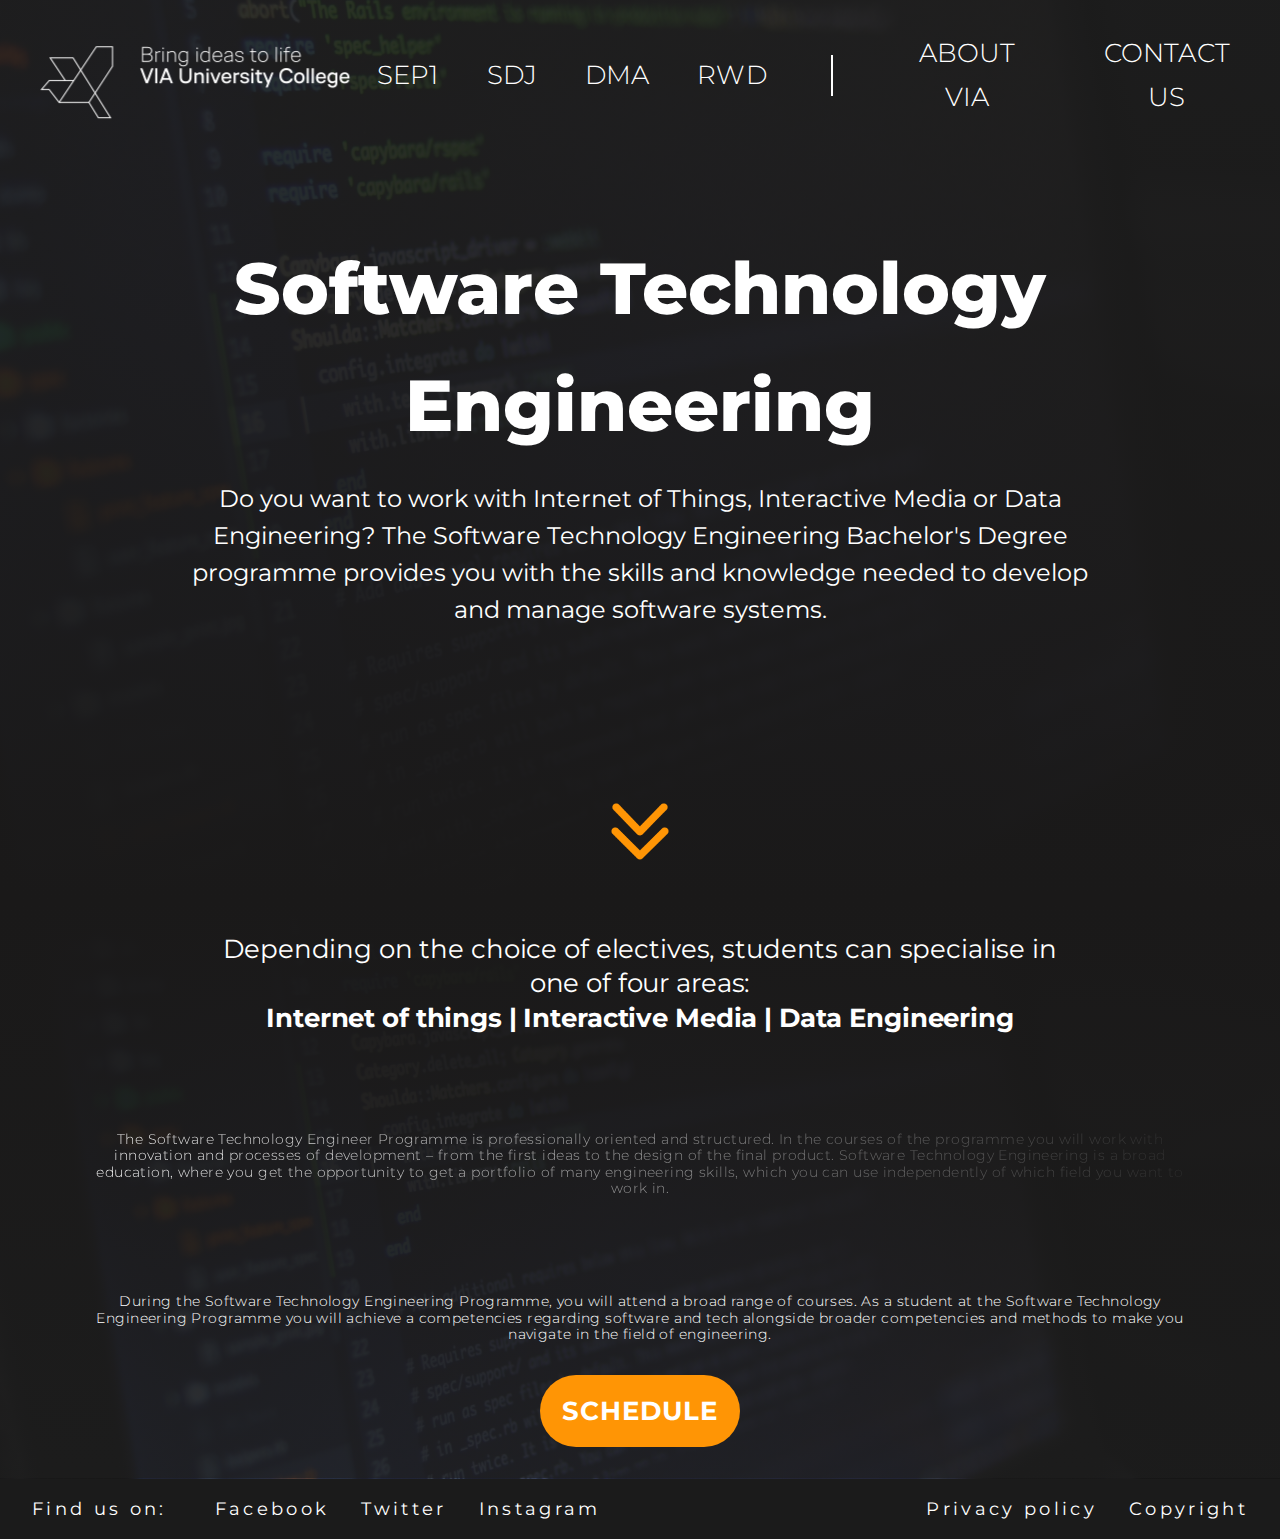
<file: WebSite/index.html>
<!DOCTYPE html>
<html lang="en">
<!--- Made by Darko Goluža(315227) <Index page, Header, Footer> --->

<head>
	<meta charset="UTF-8">
	<meta http-equiv="X-UA-Compatible" content="IE=edge">
	<meta name="viewport" content="width=device-width, initial-scale=1.0">
	<link rel="stylesheet" href="style.css">
	<link href="https://fonts.googleapis.com/css2?family=Montserrat:wght@700&display=swap" rel="stylesheet">
	<title>VIA university college</title>
	<link rel="shortcut icon" type="image/png" href="favicon.ico" />
</head>

<body>
	<section id="section1">
		<header class="landing_header">
			<div class="via_logo_wrap">
				<a href="./index.html"><img src="./ArtWork/via_logo.png" alt="Via university college"
						class="via_logo"></a>
			</div>
			<ul>
				<li><a href="sep.html">SEP1</a></li>
				<li><a href="sdj.html">SDJ</a></li>
				<li><a href="dma.html">DMA</a></li>
				<li><a href="rwd.html">RWD</a></li>
			</ul>
			<div class="line"></div>
			<ul>
				<li><a href="aboutVIA.html">ABOUT VIA</a></li>
				<li><a href="contact.html">CONTACT US</a></li>
			</ul>
		</header>
		<div class="landing_hero">
			<h1>Software Technology Engineering</h1>
			<h4>Do you want to work with Internet of Things, Interactive Media or Data Engineering? The Software
				Technology Engineering Bachelor's Degree programme provides you with the skills and knowledge needed to
				develop and manage software systems. </h4>
		</div>

		<a href="#section2" class="arrow"></a>
	</section>
	<section id="section2">
		<h4>Depending on the choice of electives, students can specialise in one of four areas:<br> <b>Internet of
				things |
				Interactive Media | Data Engineering</b>
		</h4>
		<p class="top_text">The Software Technology Engineer Programme is professionally oriented and structured. In
			the
			courses of the
			programme you will work with innovation and processes of development – from the first ideas to the design of
			the final product. Software Technology Engineering is a broad education, where you get the opportunity to
			get a portfolio of many engineering skills, which you can use independently of which field you want to work
			in. </p>
		<p class="bottom_text">During the Software Technology Engineering Programme, you will attend a broad range of
			courses. As a student
			at the Software Technology Engineering Programme you will achieve a competencies regarding software and tech
			alongside broader competencies and methods to make you navigate in the field of engineering.</p>
		<a href="schedule.html" class="schedule_btn">SCHEDULE</a>
	</section>
	<footer>
		<ul class="footer_links">
			<li>
				<p>Find us on: </p>
			</li>
			<li>
				<a href="https://www.facebook.com/viauniversitycollege" target="_blank">Facebook</a>
			</li>
			<li>
				<a href="https://twitter.com/viauniversity" target="_blank">Twitter</a>
			</li>
			<li>
				<a href="https://www.instagram.com/viauniversitycollege/" target="_blank">Instagram</a>
			</li>
		</ul>
		<ul class="footer_policy">

			<li>
				<a href="https://en.via.dk/about-via/privacy-policy" target="_blank">Privacy policy</a>
			</li>
			<li>
				<a href="#" target="_blank">Copyright</a>
			</li>

		</ul>
	</footer>
</body>

</html>
</file>
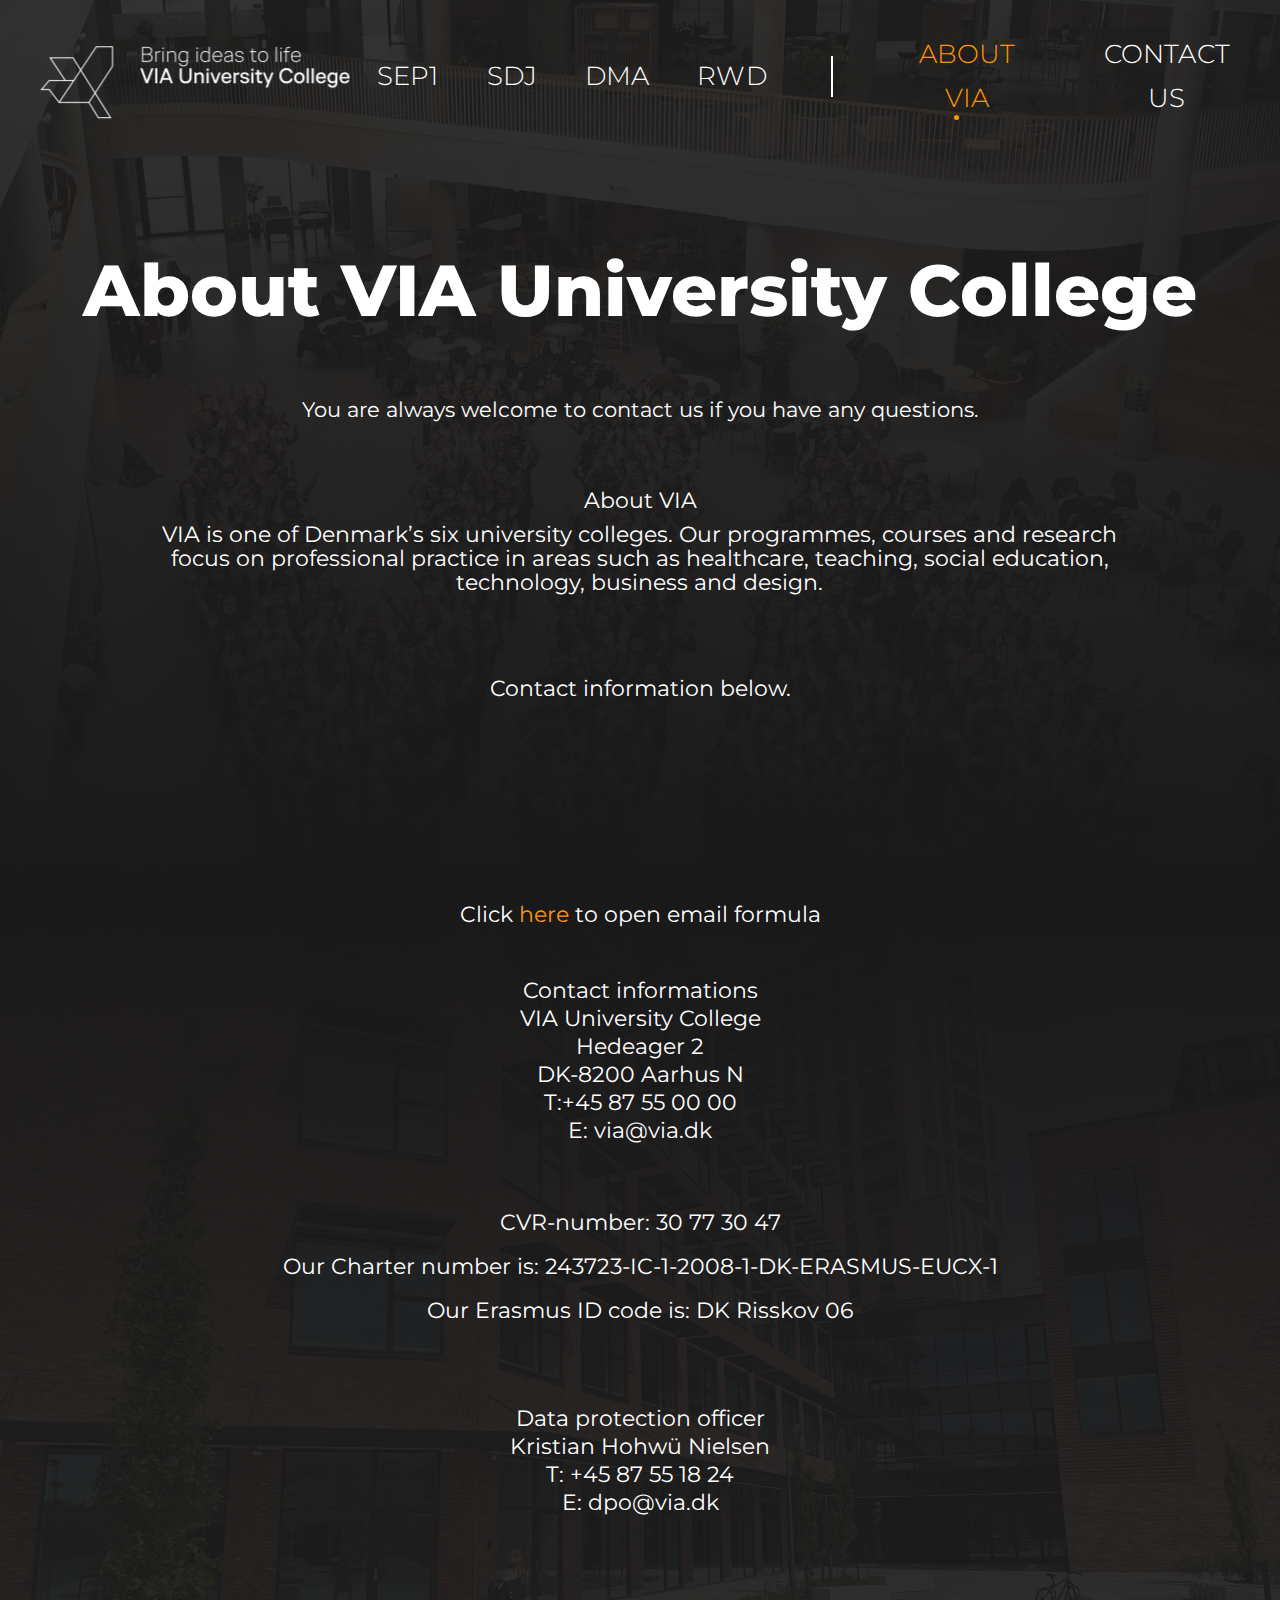
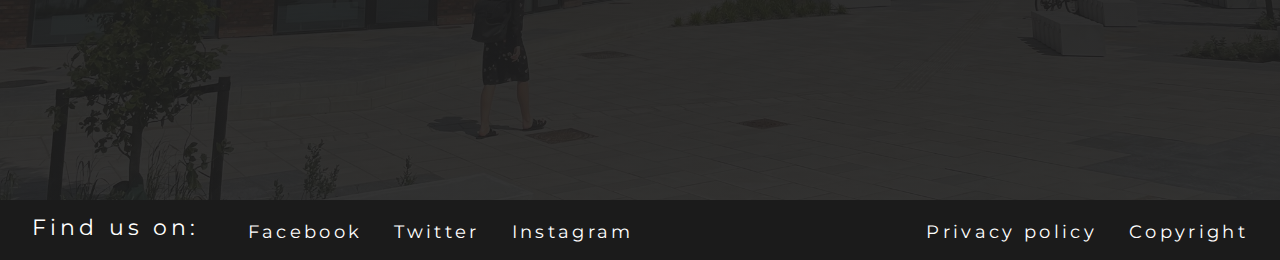
<file: WebSite/aboutVIA.html>
<!DOCTYPE html>
<html lang="en">

<head>
  <meta charset="UTF-8" />
  <meta http-equiv="X-UA-Compatible" content="IE=edge" />
  <meta name="viewport" content="width=device-width, initial-scale=1.0" />
  <link rel="stylesheet" href="style.css" />
  <title>Document</title>
</head>

<body class="My_class">
  <section class="My_section">
    <header class="landing_header">
      <div class="via_logo_wrap">
        <a href="./index.html"><img src="./ArtWork/via_logo.png" alt="Via university college" class="via_logo"></a>
      </div>
      <ul>
        <li><a href="sep.html">SEP1</a></li>
        <li><a href="sdj.html">SDJ</a></li>
        <li><a href="dma.html">DMA</a></li>
        <li><a href="rwd.html">RWD</a></li>
      </ul>
      <div class="line"></div>
      <ul>
        <li><a href="aboutVIA.html" class="selected">ABOUT VIA</a></li>
        <li><a href="contact.html">CONTACT US</a></li>
      </ul>
    </header>
    <main>
      <div class="My_main_container">
        <h1 class="landing_hero">About VIA University College</h1>
        <h2>
          You are always welcome to contact us if you have any questions.
        </h2>

        <div class="about">
          <h3>About VIA</h3>
          <p>
            VIA is one of Denmark’s six university colleges. Our programmes,
            courses and research focus on professional practice in areas such
            as healthcare, teaching, social education, technology, business
            and design.
          </p>
        </div>

        <p class="p2">Contact information below.</p>
      </div>
    </main>
  </section>
  <section class="My_section2">
    <p class="p3">
      Click <a href="mailto:via@via.dk" class="mail">here</a> to open email
      formula
    </p>
    <ul class="contact1">
      <li>Contact informations</li>
      <li>VIA University College</li>
      <li>Hedeager 2</li>
      <li>DK-8200 Aarhus N</li>
      <li>T:+45 87 55 00 00</li>
      <li>E: via@via.dk</li>
    </ul>

    <ul class="official">
      <li>CVR-number: 30 77 30 47</li>
      <li>Our Charter number is: 243723-IC-1-2008-1-DK-ERASMUS-EUCX-1</li>
      <li>Our Erasmus ID code is: DK Risskov 06</li>
    </ul>

    <ul class="contact3">
      <li>Data protection officer</li>
      <li>Kristian Hohwü Nielsen</li>
      <li>T: +45 87 55 18 24</li>
      <li>E: dpo@via.dk</li>
    </ul>
  </section>
  <footer>
    <ul class="footer_links">
      <li>
        <p>Find us on: </p>
      </li>
      <li>
        <a href="https://www.facebook.com/viauniversitycollege" target="_blank">Facebook</a>
      </li>
      <li>
        <a href="https://twitter.com/viauniversity" target="_blank">Twitter</a>
      </li>
      <li>
        <a href="https://www.instagram.com/viauniversitycollege/" target="_blank">Instagram</a>
      </li>
    </ul>
    <ul class="footer_policy">

      <li>
        <a href="https://en.via.dk/about-via/privacy-policy" target="_blank">Privacy policy</a>
      </li>
      <li>
        <a href="#" target="_blank">Copyright</a>
      </li>

    </ul>
  </footer>
</body>

</html>
</file>
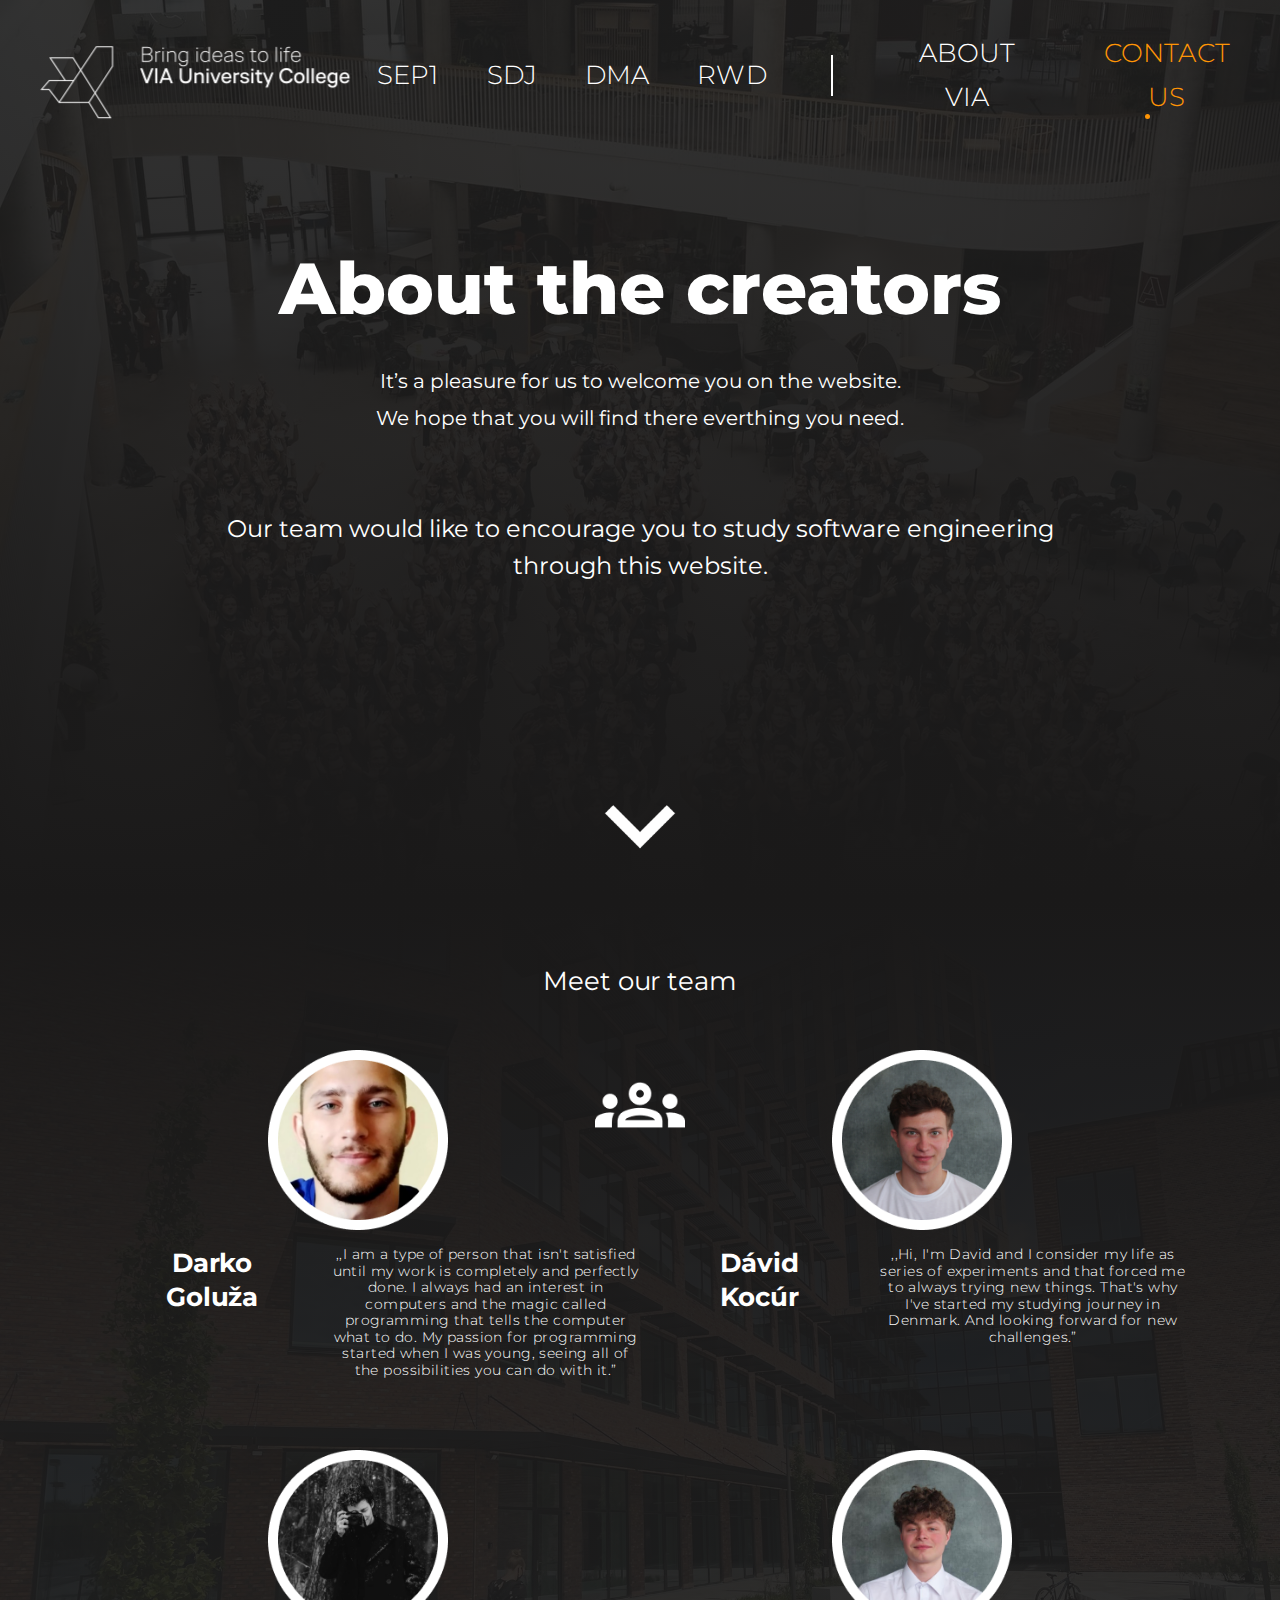
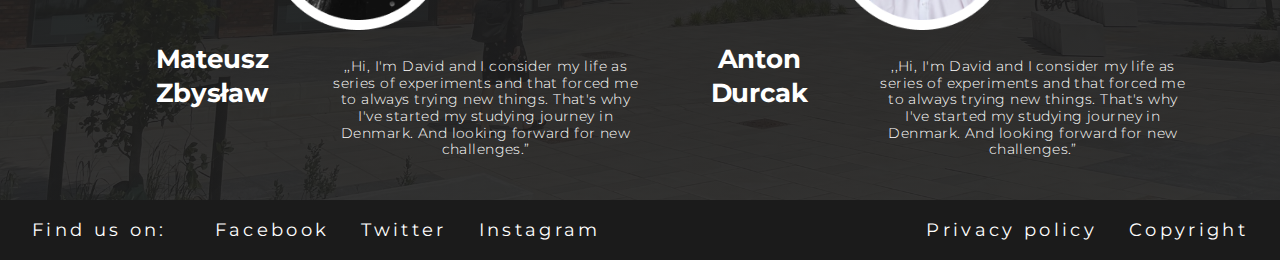
<file: WebSite/contact.html>
<!DOCTYPE html>
<html lang="en">

<head>
	<meta charset="UTF-8">
	<meta http-equiv="X-UA-Compatible" content="IE=edge">
	<meta name="viewport" content="width=device-width, initial-scale=1.0">
	<link rel="stylesheet" href="style.css">
	<title>VIA university college</title>
	<link rel="shortcut icon" type="image/png" href="favicon.ico" />
</head>

<body class="contact">
	<!-- Anton Durcak -->
	<section id="section1">
		<header class="landing_header">
			<div class="via_logo_wrap">
				<a href="./index.html"><img src="./ArtWork/via_logo.png" alt="Via university college"
						class="via_logo"></a>
			</div>
			<ul>
				<li><a href="sep.html">SEP1</a></li>
				<li><a href="sdj.html">SDJ</a></li>
				<li><a href="dma.html">DMA</a></li>
				<li><a href="rwd.html">RWD</a></li>
			</ul>
			<div class="line"></div>
			<ul>
				<li><a href="aboutVIA.html">ABOUT VIA</a></li>
				<li><a href="contact.html" class="selected">CONTACT US</a></li>
			</ul>
		</header>
		<div class="landing_hero">
			<h1>About the creators</h1>

			<h5>It’s a pleasure for us to welcome you on the website. <br>
				We hope that you will find there everthing you need. </h5>
			<br>
			<br>
			<br>
			<h4>
				Our team would like to encourage you to study software engineering through this website.
			</h4>
			<br>
			<br>

			<br>
		</div>

		<a href="#section2" class="arrowwhite"></a>
	</section>
	<section class="padding_top_bottom" id="section2">

		<h4>Meet our team</h4>

		<a class="meetTeam"></a>

		<a class="darkoIMG"></a>
		<a class="darkoWh"></a>

		<a class="mateuszIMG"></a>
		<a class="mateuszWh"></a>

		<a class="davidIMG"></a>
		<a class="davidWh"></a>

		<a class="antonIMG"></a>
		<a class="antonWh"></a>

		<div class="main_creators">
			<div class="first_line_container">
				<h4 class="darko_sm"><b>Darko<br>Goluža</b>
					<a class="darkoTEXT"></a>
				</h4>
				<p class="darko_sm">,,I am a type of person that isn't satisfied until my work is completely and
					perfectly done. I always had an interest in computers and the magic called programming that tells
					the computer what to do. My passion for programming started when I was young, seeing all of the
					possibilities you can do with it.”</p>

				<h4 class="darko_sm"><b>Dávid<br>Kocúr</b>
					<a class="darkoTEXT"></a>
				</h4>
				<p class="darko_sm">,,Hi, I'm David and I consider my life as series of experiments and that forced me
					to always trying new things. That's why I've started my studying journey in Denmark. And looking
					forward for new challenges.”</p>

			</div>

			<div class="second_line_container">
				<h4 class="darko_sm"><b>Mateusz<br>Zbysław</b>
					<a class="darkoTEXT"></a>
				</h4>
				<p class="darko_sm">,,Hi, I'm David and I consider my life as series of experiments and that forced me
					to always trying new things. That's why I've started my studying journey in Denmark. And looking
					forward for new challenges.”</p>

				<h4 class="darko_sm"><b>Anton<br>Durcak</b>
					<a class="darkoTEXT"></a>
				</h4>
				<p class="darko_sm">,,Hi, I'm David and I consider my life as series of experiments and that forced me
					to always trying new things. That's why I've started my studying journey in Denmark. And looking
					forward for new challenges.”</p>
			</div>

		</div>
	</section>
	<footer>
		<ul class="footer_links">
			<li>
				<p>Find us on: </p>
			</li>
			<li>
				<a href="https://www.facebook.com/viauniversitycollege" target="_blank">Facebook</a>
			</li>
			<li>
				<a href="https://twitter.com/viauniversity" target="_blank">Twitter</a>
			</li>
			<li>
				<a href="https://www.instagram.com/viauniversitycollege/" target="_blank">Instagram</a>
			</li>
		</ul>
		<ul class="footer_policy">

			<li>
				<a href="https://en.via.dk/about-via/privacy-policy" target="_blank">Privacy policy</a>
			</li>
			<li>
				<a href="#" target="_blank">Copyright</a>
			</li>

		</ul>
	</footer>
</body>

</html>
</file>
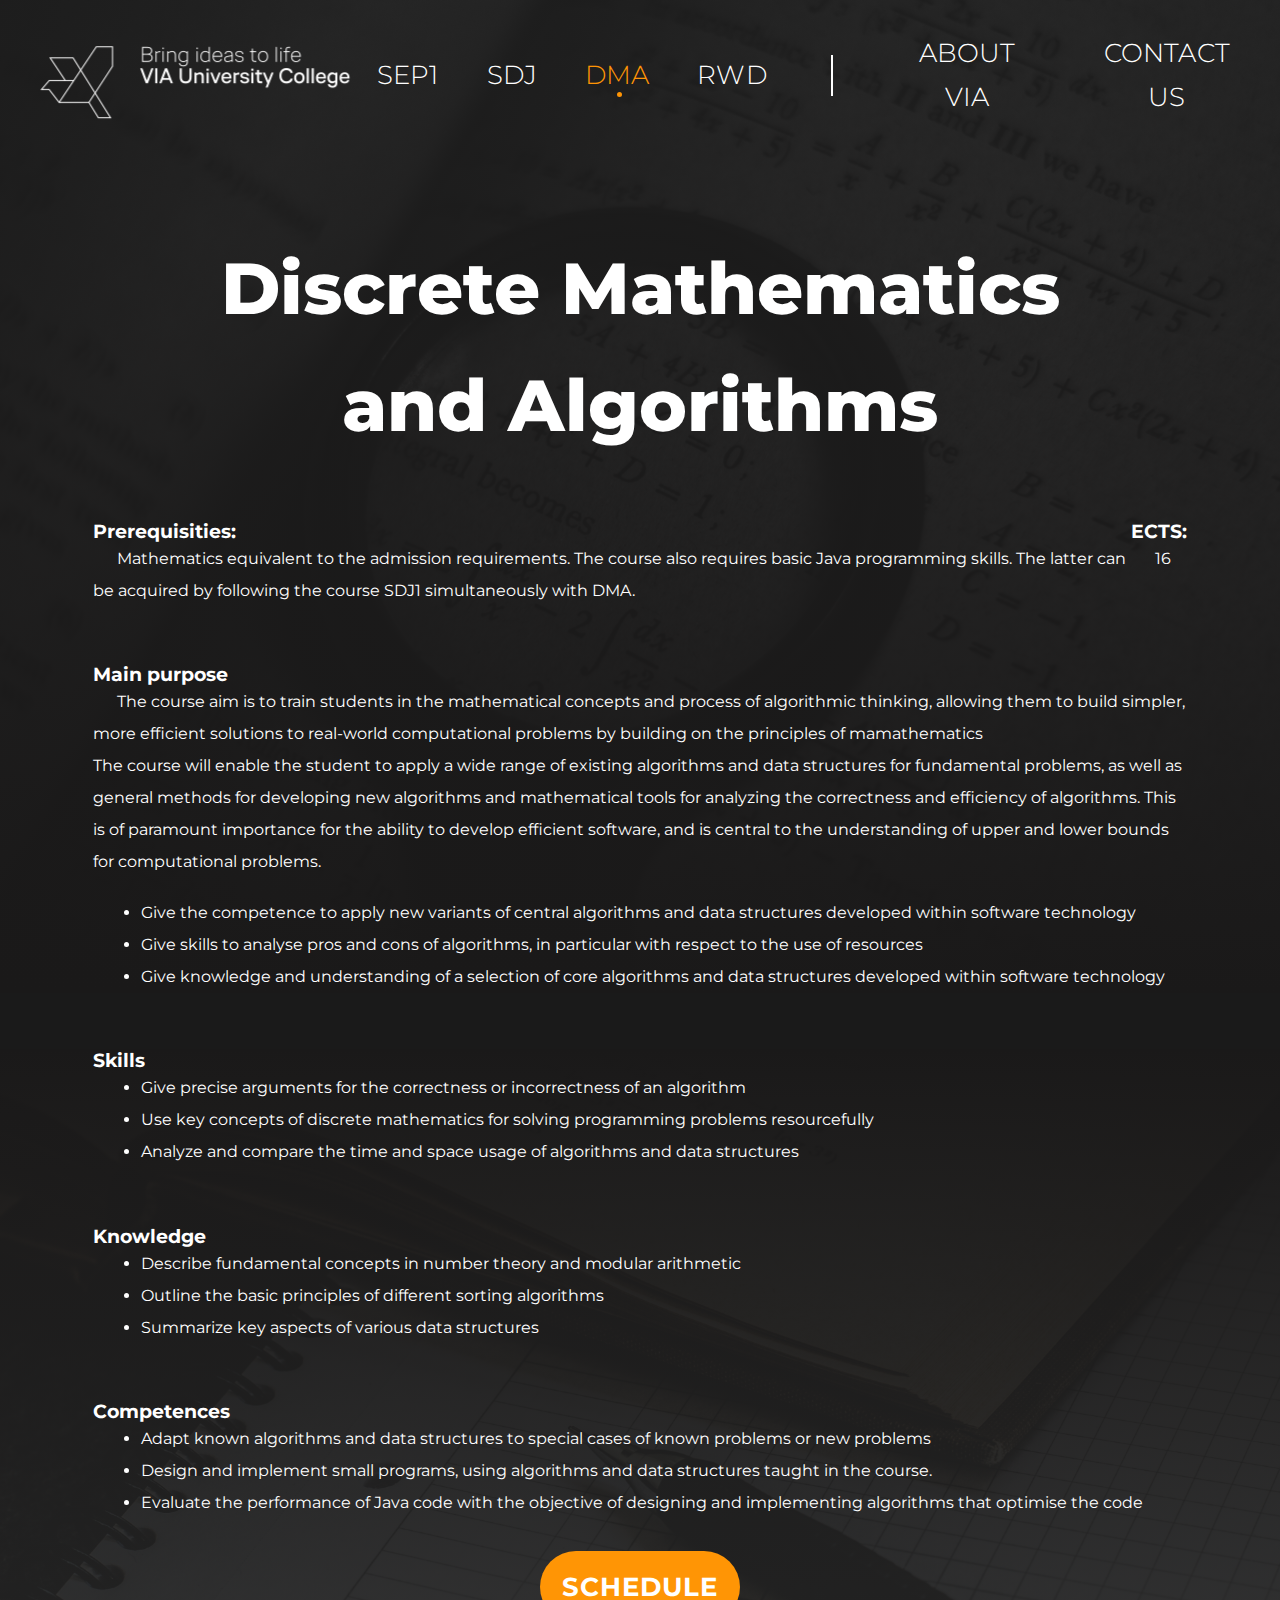
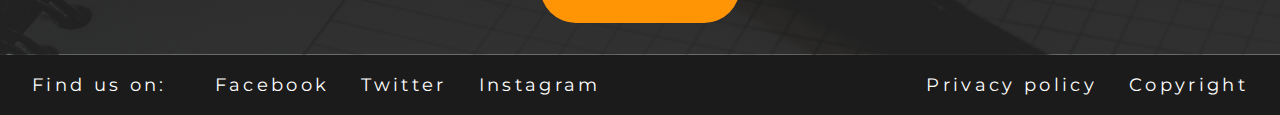
<file: WebSite/dma.html>
<!DOCTYPE html>
<html lang="en">

<head>
  <meta charset="UTF-8">
  <meta http-equiv="X-UA-Compatible" content="IE=edge">
  <meta name="viewport" content="width=device-width, initial-scale=1.0">
  <link rel="stylesheet" href="style.css">
  <title>VIA university college</title>
  <link rel="shortcut icon" type="image/png" href="favicon.ico" />

</head>

<body class="course dma">
  <!-- Anton Durcak -->

  <section id="section1">
    <header class="landing_header">
      <div class="via_logo_wrap">
        <a href="./index.html"><img src="./ArtWork/via_logo.png" alt="Via university college" class="via_logo"></a>
      </div>
      <ul>
        <li><a href="sep.html">SEP1</a></li>
        <li><a href="sdj.html">SDJ</a></li>
        <li><a href="dma.html" class="selected">DMA</a></li>
        <li><a href="rwd.html">RWD</a></li>
      </ul>
      <div class="line"></div>
      <ul>
        <li><a href="aboutVIA.html">ABOUT VIA</a></li>
        <li><a href="contact.html">CONTACT US</a></li>
      </ul>
    </header>

    <div class="landing_hero">
      <h1>Discrete Mathematics <br> and Algorithms</h1>
    </div>

    <div class="main_content">

      <div class="line_container">
        <div>
          <h3 class="title_sm">Prerequisities: </h3>
          <p class="description">
            Mathematics equivalent to the admission requirements. The course also requires basic Java programming
            skills. The latter can be acquired by following the course SDJ1 simultaneously with DMA.
          </p>
        </div>

        <div>
          <h3 class="title_sm">ECTS: </h3>
          <p class="description">16</p>
        </div>

      </div>

      <h3 class="title_sm">Main purpose</h3>
      <p class="description">
        The course aim is to train students in the mathematical concepts and process of algorithmic thinking, allowing
        them to build simpler, more efficient solutions to real-world computational problems by building on the
        principles of mamathematics
        <br>
        The course will enable the student to apply a wide range of existing algorithms and data structures for
        fundamental problems, as well as general methods for developing new algorithms and mathematical tools for
        analyzing the correctness and efficiency of algorithms. This is of paramount importance for the ability to
        develop efficient software, and is central to the understanding of upper and lower bounds for computational
        problems.
      </p>
      <br> <br>
      <ul>
        <li>Give the competence to apply new variants of central algorithms and data structures developed within
          software technology</li>
        <li>Give skills to analyse pros and cons of algorithms, in particular with respect to the use of resources</li>
        <li>Give knowledge and understanding of a selection of core algorithms and data structures developed within
          software technology</li>
      </ul>

    </div>

  </section>

  <section id="section2">
    <div class="main_content">

      <h3 class="title_sm">Skills</h3>
      <div class="line_container">
        <ul>
          <li>Give precise arguments for the correctness or incorrectness of an algorithm</li>
          <li>Use key concepts of discrete mathematics for solving programming problems resourcefully </li>
          <li>Analyze and compare the time and space usage of algorithms and data structures</li>
        </ul>
      </div>

      <h3 class="title_sm">Knowledge</h3>
      <ul class="description">
        <li>Describe fundamental concepts in number theory and modular arithmetic </li>
        <li>Outline the basic principles of different sorting algorithms </li>
        <li>Summarize key aspects of various data structures </li>
      </ul>

      <h3 class="title_sm">Competences</h3>
      <ul class="description">
        <li>Adapt known algorithms and data structures to special cases of known problems or new problems </li>
        <li>Design and implement small programs, using algorithms and data structures taught in the course. </li>
        <li>Evaluate the performance of Java code with the objective of designing and implementing algorithms that
          optimise the code</li>
      </ul>

      <a href="schedule.html" class="schedule_btn">SCHEDULE</a>

    </div>

  </section>


  <footer>
    <ul class="footer_links">
      <li>
        <p>Find us on: </p>
      </li>
      <li>
        <a href="https://www.facebook.com/viauniversitycollege" target="_blank">Facebook</a>
      </li>
      <li>
        <a href="https://twitter.com/viauniversity" target="_blank">Twitter</a>
      </li>
      <li>
        <a href="https://www.instagram.com/viauniversitycollege/" target="_blank">Instagram</a>
      </li>
    </ul>
    <ul class="footer_policy">

      <li>
        <a href="https://en.via.dk/about-via/privacy-policy" target="_blank">Privacy policy</a>
      </li>
      <li>
        <a href="#" target="_blank">Copyright</a>
      </li>

    </ul>
  </footer>

</body>

</html>
</file>
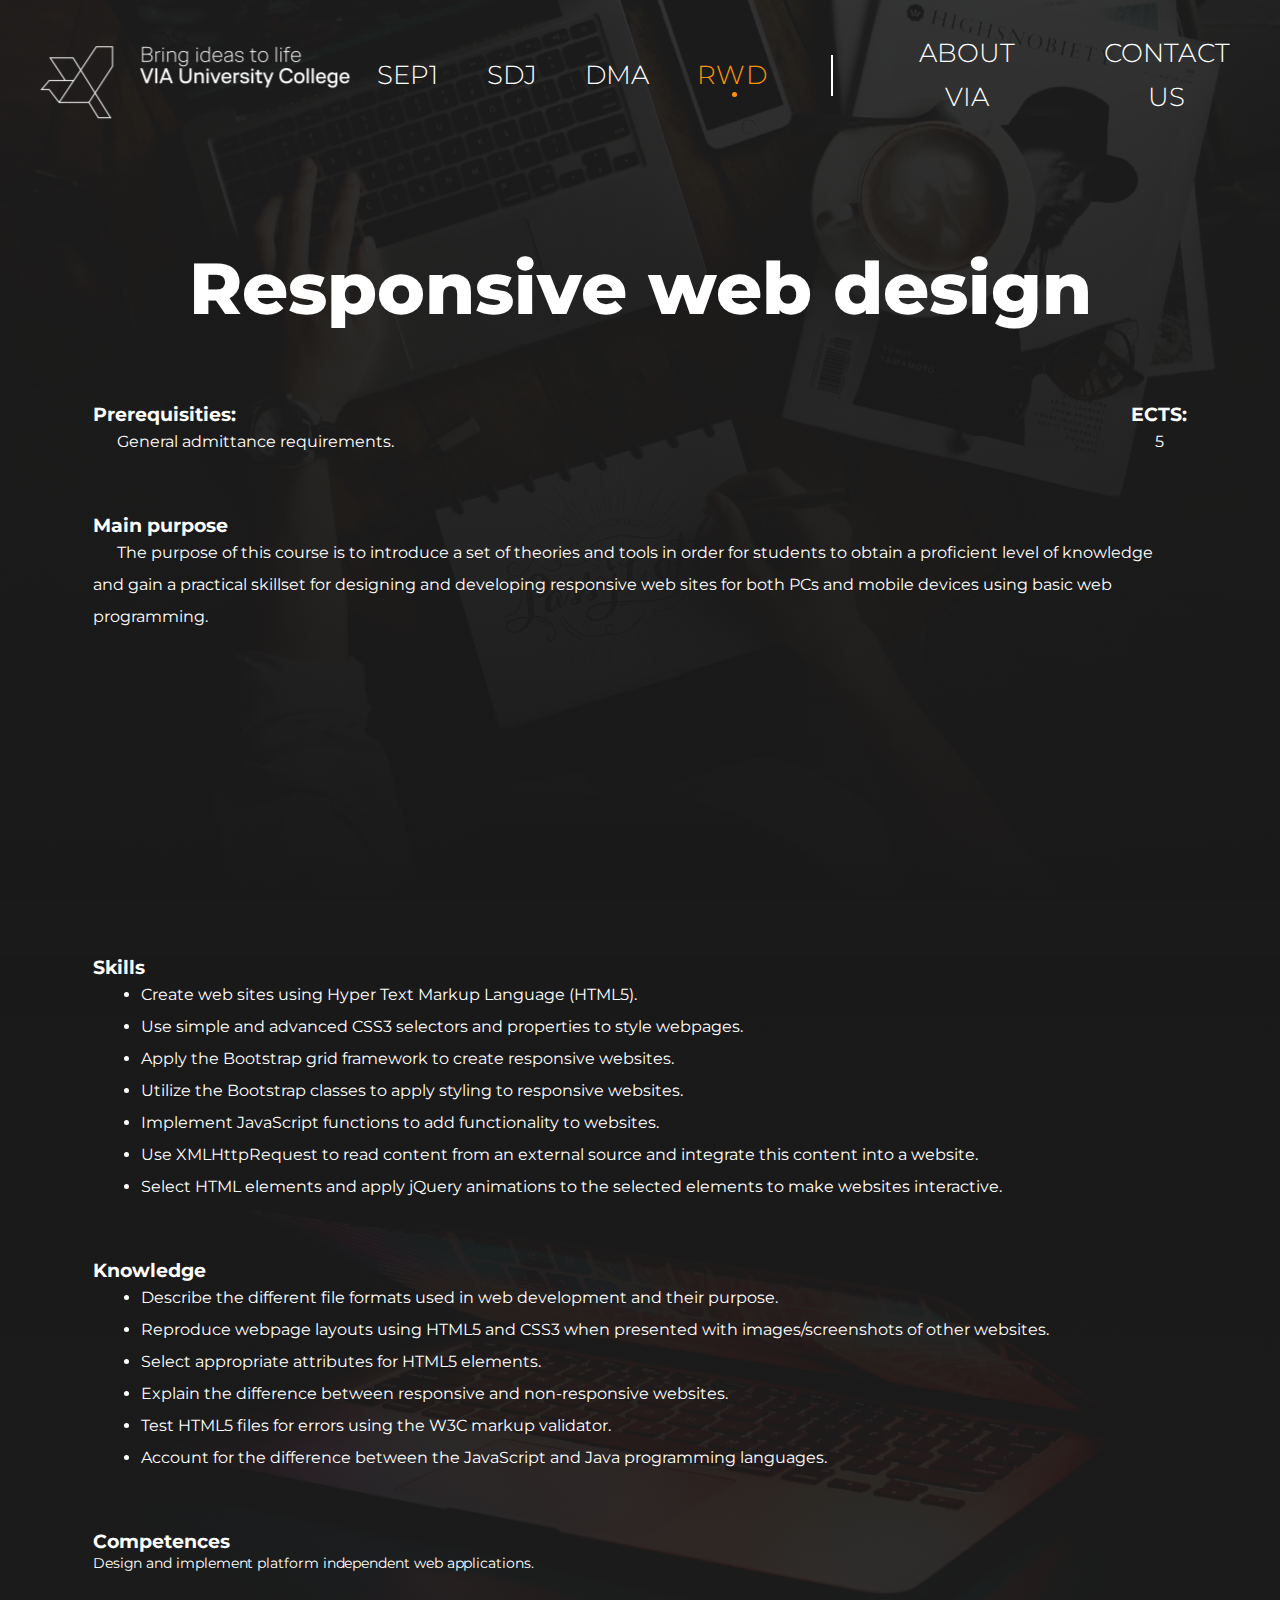
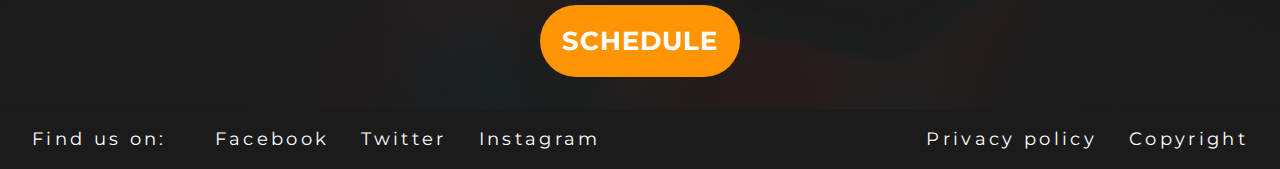
<file: WebSite/rwd.html>
<!DOCTYPE html>
<html lang="en">

<head>
  <meta charset="UTF-8">
  <meta http-equiv="X-UA-Compatible" content="IE=edge">
  <meta name="viewport" content="width=device-width, initial-scale=1.0">
  <link rel="stylesheet" href="style.css">
  <title>VIA university college</title>
  <link rel="shortcut icon" type="image/png" href="favicon.ico" />

</head>

<body class="course rwd">
  <!-- Anton Durcak -->

  <section id="section1">
    <header class="landing_header">
      <div class="via_logo_wrap">
        <a href="./index.html"><img src="./ArtWork/via_logo.png" alt="Via university college" class="via_logo"></a>
      </div>
      <ul>
        <li><a href="sep.html">SEP1</a></li>
        <li><a href="sdj.html">SDJ</a></li>
        <li><a href="dma.html">DMA</a></li>
        <li><a href="rwd.html" class="selected">RWD</a></li>
      </ul>
      <div class="line"></div>
      <ul>
        <li><a href="aboutVIA.html">ABOUT VIA</a></li>
        <li><a href="contact.html">CONTACT US</a></li>
      </ul>
    </header>

    <div class="landing_hero">
      <h1>Responsive web design</h1>
    </div>

    <div class="main_content">

      <div class="line_container">
        <div>
          <h3 class="title_sm">Prerequisities: </h3>
          <p class="description">General admittance requirements.</p>
        </div>

        <div>
          <h3 class="title_sm">ECTS: </h3>
          <p class="description">5</p>
        </div>

      </div>

      <h3 class="title_sm">Main purpose</h3>
      <p class="description">
        The purpose of this course is to introduce a set of theories and tools in order for students to obtain a
        proficient level of knowledge and gain a practical skillset for designing and developing responsive web sites
        for both PCs and mobile devices using basic web programming.
      </p>

    </div>

  </section>

  <section id="section2">
    <div class="main_content">

      <h3 class="title_sm">Skills</h3>
      <div class="line_container">
        <ul>
          <li>Create web sites using Hyper Text Markup Language (HTML5).</li>
          <li>Use simple and advanced CSS3 selectors and properties to style webpages.</li>
          <li>Apply the Bootstrap grid framework to create responsive websites.</li>
          <li>Utilize the Bootstrap classes to apply styling to responsive websites. </li>
          <li>Implement JavaScript functions to add functionality to websites.</li>
          <li>Use XMLHttpRequest to read content from an external source and integrate this content into a website.</li>
          <li>Select HTML elements and apply jQuery animations to the selected elements to make websites interactive.
          </li>
        </ul>
      </div>

      <h3 class="title_sm">Knowledge</h3>
      <ul class="description">
        <li>Describe the different file formats used in web development and their purpose.</li>
        <li>Reproduce webpage layouts using HTML5 and CSS3 when presented with images/screenshots of other
          websites.</li>
        <li>Select appropriate attributes for HTML5 elements.</li>
        <li>Explain the difference between responsive and non-responsive websites.</li>
        <li>Test HTML5 files for errors using the W3C markup validator.</li>
        <li>Account for the difference between the JavaScript and Java programming languages.</li>
      </ul>

      <h3 class="title_sm">Competences</h3>
      <p class="description">
        Design and implement platform independent web applications.
      </p>

      <a href="schedule.html" class="schedule_btn">SCHEDULE</a>

    </div>
  </section>

  <footer>
    <ul class="footer_links">
      <li>
        <p>Find us on: </p>
      </li>
      <li>
        <a href="https://www.facebook.com/viauniversitycollege" target="_blank">Facebook</a>
      </li>
      <li>
        <a href="https://twitter.com/viauniversity" target="_blank">Twitter</a>
      </li>
      <li>
        <a href="https://www.instagram.com/viauniversitycollege/" target="_blank">Instagram</a>
      </li>
    </ul>
    <ul class="footer_policy">

      <li>
        <a href="https://en.via.dk/about-via/privacy-policy" target="_blank">Privacy policy</a>
      </li>
      <li>
        <a href="#" target="_blank">Copyright</a>
      </li>

    </ul>
  </footer>

</body>

</html>
</file>
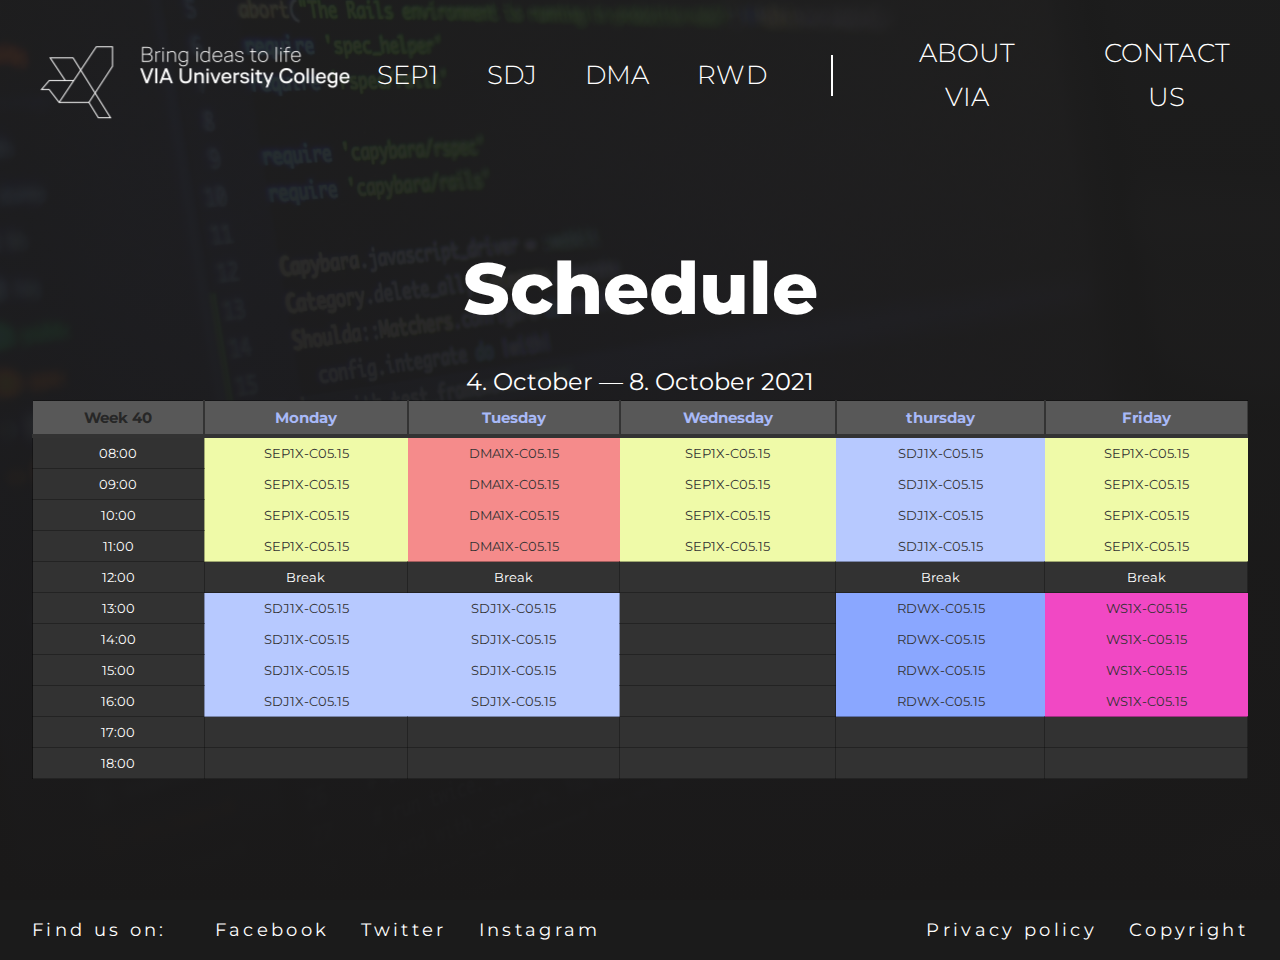
<file: WebSite/schedule.html>
<!DOCTYPE html>
<html lang="en">
<!--- Made by Darko Goluža(315227) <Schedule page, Schedule table> --->

<head>
	<meta charset="UTF-8">
	<meta http-equiv="X-UA-Compatible" content="IE=edge">
	<meta name="viewport" content="width=device-width, initial-scale=1.0">
	<link rel="stylesheet" href="style.css">
	<title>VIA university college</title>
	<link rel="shortcut icon" type="image/png" href="favicon.ico" />

</head>

<body>
	<section class="paddingBottom" id="section1">
		<header class="landing_header">
			<div class="via_logo_wrap">
				<a href="./index.html"><img src="./ArtWork/via_logo.png" alt="Via university college"
						class="via_logo"></a>
			</div>
			<ul>
				<li><a href="sep.html">SEP1</a></li>
				<li><a href="sdj.html">SDJ</a></li>
				<li><a href="dma.html">DMA</a></li>
				<li><a href="rwd.html">RWD</a></li>
			</ul>
			<div class="line"></div>
			<ul>
				<li><a href="aboutVIA.html">ABOUT VIA</a></li>
				<li><a href="contact.html">CONTACT US</a></li>
			</ul>
		</header>
		<div class="landing_hero">
			<h1>Schedule</h1>
			<h4>4. October — 8. October 2021</h4>
		</div>

		<table class="greyGridTable">
			<thead>
				<tr>
					<th class="week">Week 40</th>
					<th>Monday</th>
					<th>Tuesday</th>
					<th>Wednesday</th>
					<th>thursday</th>
					<th>Friday</th>
				</tr>
			</thead>
			<tbody>
				<tr>
					<td>08:00</td>
					<td class="sep">SEP1X-C05.15</td>
					<td class="dma">DMA1X-C05.15</td>
					<td class="sep">SEP1X-C05.15</td>
					<td class="sdj">SDJ1X-C05.15</td>
					<td class="sep">SEP1X-C05.15</td>
				</tr>
				<tr>
					<td>09:00</td>
					<td class="sep">SEP1X-C05.15</td>
					<td class="dma">DMA1X-C05.15</td>
					<td class="sep">SEP1X-C05.15</td>
					<td class="sdj">SDJ1X-C05.15</td>
					<td class="sep">SEP1X-C05.15</td>
				</tr>
				<tr>
					<td>10:00</td>
					<td class="sep">SEP1X-C05.15</td>
					<td class="dma">DMA1X-C05.15</td>
					<td class="sep">SEP1X-C05.15</td>
					<td class="sdj">SDJ1X-C05.15</td>
					<td class="sep">SEP1X-C05.15</td>
				</tr>
				<tr>
					<td>11:00</td>
					<td class="sep">SEP1X-C05.15</td>
					<td class="dma">DMA1X-C05.15</td>
					<td class="sep">SEP1X-C05.15</td>
					<td class="sdj">SDJ1X-C05.15</td>
					<td class="sep">SEP1X-C05.15</td>
				</tr>
				<tr>
					<td>12:00</td>
					<td>Break</td>
					<td>Break</td>
					<td></td>
					<td>Break</td>
					<td>Break</td>
				</tr>
				<tr>
					<td>13:00</td>
					<td class="sdj">SDJ1X-C05.15</td>
					<td class="sdj">SDJ1X-C05.15</td>
					<td></td>
					<td class="rdw">RDWX-C05.15</td>
					<td class="ws">WS1X-C05.15</td>
				</tr>
				<tr>
					<td>14:00</td>
					<td class="sdj">SDJ1X-C05.15</td>
					<td class="sdj">SDJ1X-C05.15</td>
					<td></td>
					<td class="rdw">RDWX-C05.15</td>
					<td class="ws">WS1X-C05.15</td>
				</tr>
				<tr>
					<td>15:00</td>
					<td class="sdj">SDJ1X-C05.15</td>
					<td class="sdj">SDJ1X-C05.15</td>
					<td></td>
					<td class="rdw">RDWX-C05.15</td>
					<td class="ws">WS1X-C05.15</td>
				</tr>
				<tr>
					<td>16:00</td>
					<td class="sdj">SDJ1X-C05.15</td>
					<td class="sdj">SDJ1X-C05.15</td>
					<td></td>
					<td class="rdw">RDWX-C05.15</td>
					<td class="ws">WS1X-C05.15</td>
				</tr>
				<tr>
					<td>17:00</td>
					<td></td>
					<td></td>
					<td></td>
					<td></td>
					<td></td>
				</tr>
				<tr>
					<td>18:00</td>
					<td></td>
					<td></td>
					<td></td>
					<td></td>
					<td></td>
				</tr>

			</tbody>
		</table>

	</section>


	<footer>
		<ul class="footer_links">
			<li>
				<p>Find us on: </p>
			</li>
			<li>
				<a href="https://www.facebook.com/viauniversitycollege" target="_blank">Facebook</a>
			</li>
			<li>
				<a href="https://twitter.com/viauniversity" target="_blank">Twitter</a>
			</li>
			<li>
				<a href="https://www.instagram.com/viauniversitycollege/" target="_blank">Instagram</a>
			</li>
		</ul>
		<ul class="footer_policy">

			<li>
				<a href="https://en.via.dk/about-via/privacy-policy" target="_blank">Privacy policy</a>
			</li>
			<li>
				<a href="#" target="_blank">Copyright</a>
			</li>

		</ul>
	</footer>
</body>

</html>
</file>
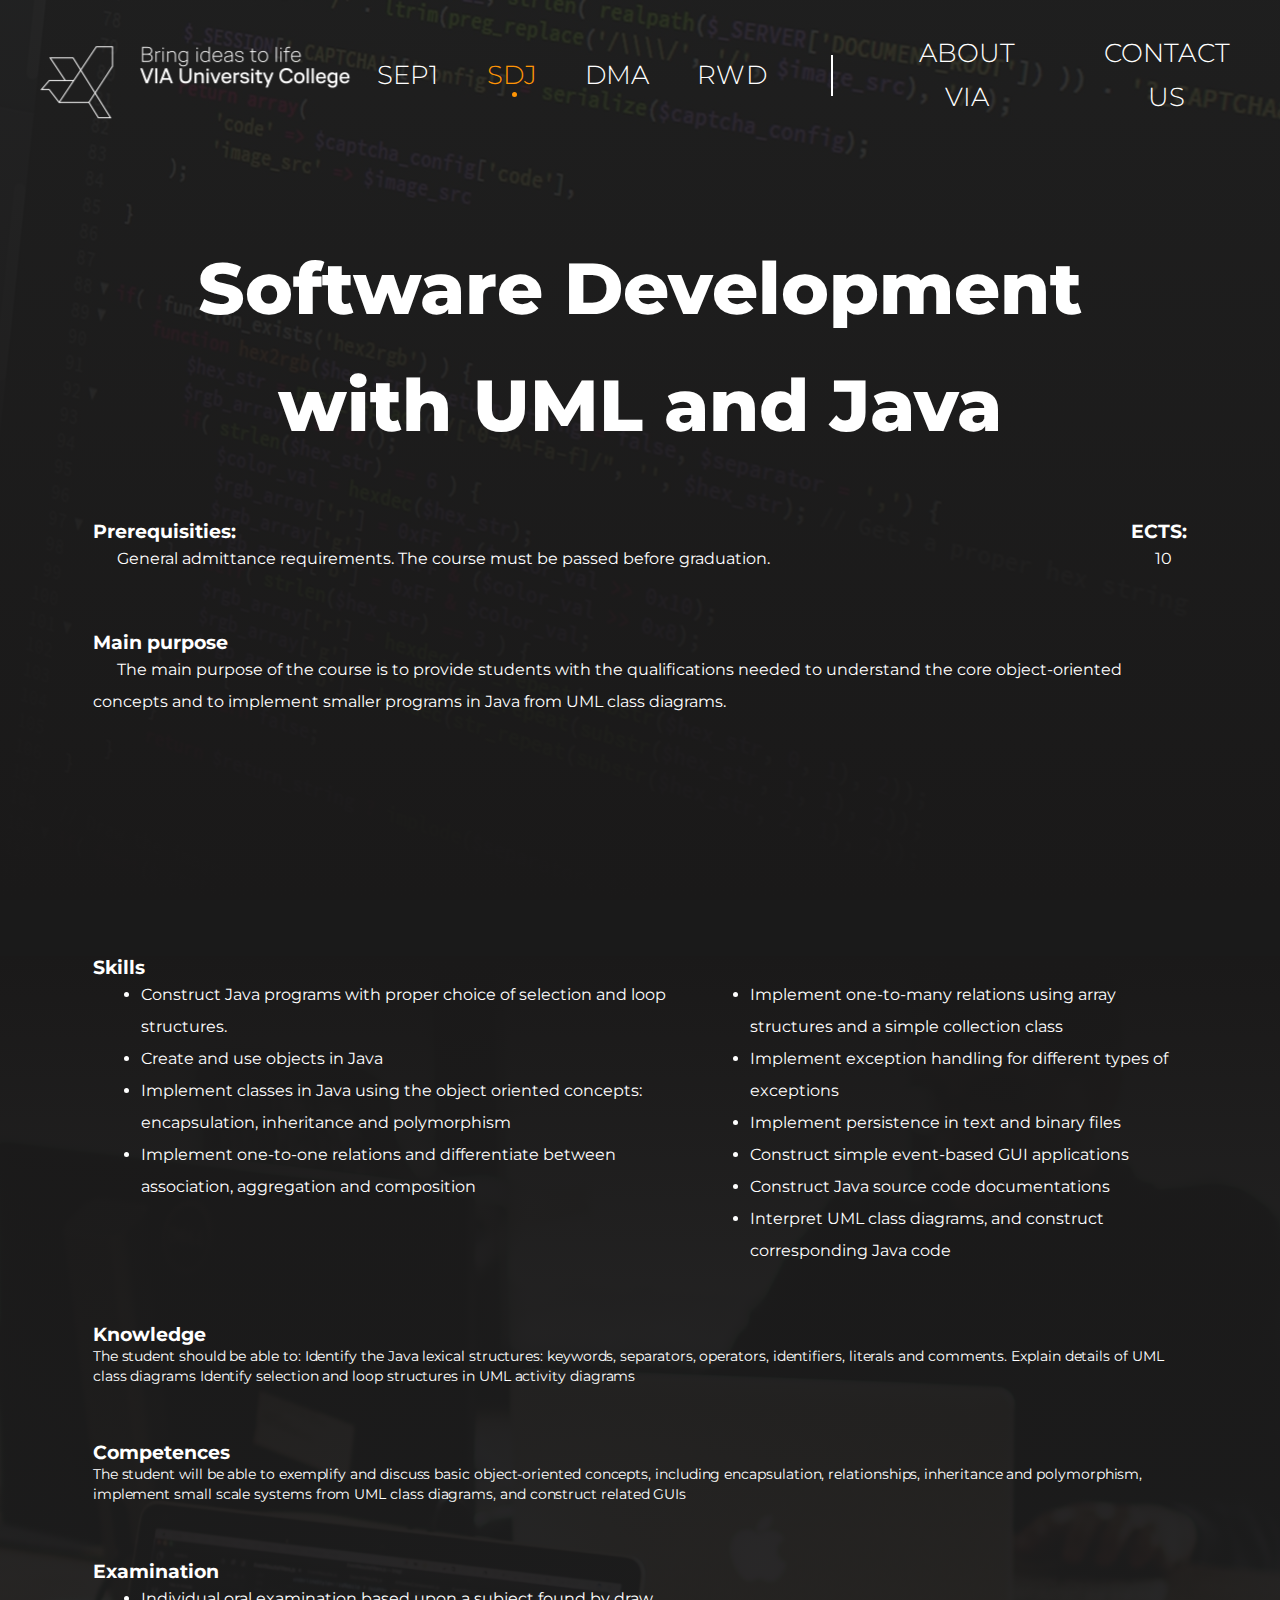
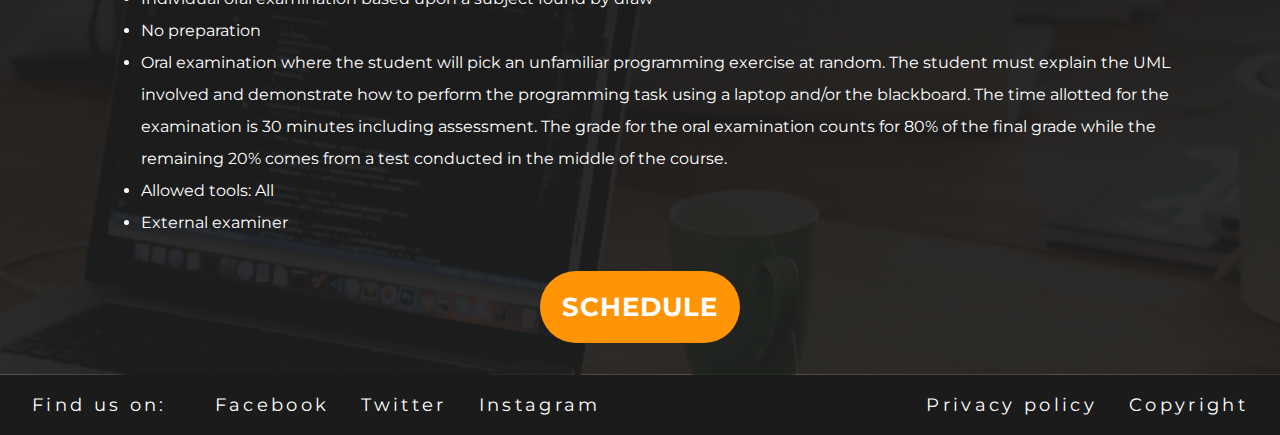
<file: WebSite/sdj.html>
<!DOCTYPE html>
<html lang="en">

<head>
  <meta charset="UTF-8">
  <meta http-equiv="X-UA-Compatible" content="IE=edge">
  <meta name="viewport" content="width=device-width, initial-scale=1.0">
  <link rel="stylesheet" href="style.css">
  <title>VIA university college</title>
  <link rel="shortcut icon" type="image/png" href="favicon.ico" />


</head>

<body class="course sdj">
  <!-- Anton Durcak -->

  <section id="section1">
    <header class="landing_header">
      <div class="via_logo_wrap">
        <a href="./index.html"><img src="./ArtWork/via_logo.png" alt="Via university college" class="via_logo"></a>
      </div>
      <ul>
        <li><a href="sep.html">SEP1</a></li>
        <li><a href="sdj.html" class="selected">SDJ</a></li>
        <li><a href="dma.html">DMA</a></li>
        <li><a href="rwd.html">RWD</a></li>
      </ul>
      <div class="line"></div>
      <ul>
        <li><a href="aboutVIA.html">ABOUT VIA</a></li>
        <li><a href="contact.html">CONTACT US</a></li>
      </ul>
    </header>

    <div class="landing_hero">
      <h1>Software Development <br> with UML and Java</h1>
    </div>

    <div class="main_content">

      <div class="line_container">
        <div>
          <h3 class="title_sm">Prerequisities: </h3>
          <p class="description">General admittance requirements. The course must be passed before graduation.</p>
        </div>

        <div>
          <h3 class="title_sm">ECTS: </h3>
          <p class="description">10</p>
        </div>

      </div>

      <h3 class="title_sm">Main purpose</h3>
      <p class="description">
        The main purpose of the course is to provide students with the qualifications needed to understand the core
        object-oriented concepts and to implement smaller programs in Java from UML class diagrams.
      </p>

    </div>

  </section>

  <section id="section2">
    <div class="main_content">

      <h3 class="title_sm">Skills</h3>
      <div class="line_container">
        <ul>
          <li>Construct Java programs with proper choice of selection and
            loop structures. </li>
          <li>Create and use objects in Java</li>
          <li>Implement classes in Java using the object oriented concepts: encapsulation, inheritance and polymorphism
          </li>
          <li>Implement one-to-one relations and differentiate between
            association, aggregation and composition </li>
        </ul>

        <ul>
          <li>Implement one-to-many relations using array structures and a simple collection class</li>
          <li>Implement exception handling for different types of exceptions</li>
          <li>Implement persistence in text and binary files</li>
          <li>Construct simple event-based GUI applications</li>
          <li>Construct Java source code documentations</li>
          <li>Interpret UML class diagrams, and construct corresponding Java code</li>
        </ul>
      </div>

      <h3 class="title_sm">Knowledge</h3>
      <p class="description">
        The student should be able to: Identify the Java lexical structures: keywords, separators, operators,
        identifiers, literals and comments. Explain details of UML class diagrams Identify selection and loop structures
        in UML activity diagrams
      </p>

      <h3 class="title_sm">Competences</h3>
      <p class="description">
        The student will be able to exemplify and discuss basic object-oriented concepts, including encapsulation,
        relationships, inheritance and polymorphism, implement small scale systems from UML class diagrams, and
        construct related GUIs
      </p>

      <h3 class="title_sm">Examination</h3>
      <ul>
        <li>Individual oral examination based upon a subject found by draw</li>
        <li>No preparation</li>
        <li>Oral examination where the student will pick an unfamiliar programming exercise at random. The student must
          explain the UML involved and demonstrate how to perform the programming task using a laptop and/or the
          blackboard. The time allotted for the examination is 30 minutes including assessment.
          The grade for the oral examination counts for 80% of the final grade while the remaining 20% comes from a test
          conducted in the middle of the course. </li>
        <li>Allowed tools: All</li>
        <li>External examiner</li>
      </ul>

      <a href="schedule.html" class="schedule_btn">SCHEDULE</a>

    </div>

  </section>


  <footer>
    <ul class="footer_links">
      <li>
        <p>Find us on: </p>
      </li>
      <li>
        <a href="https://www.facebook.com/viauniversitycollege" target="_blank">Facebook</a>
      </li>
      <li>
        <a href="https://twitter.com/viauniversity" target="_blank">Twitter</a>
      </li>
      <li>
        <a href="https://www.instagram.com/viauniversitycollege/" target="_blank">Instagram</a>
      </li>
    </ul>
    <ul class="footer_policy">

      <li>
        <a href="https://en.via.dk/about-via/privacy-policy" target="_blank">Privacy policy</a>
      </li>
      <li>
        <a href="#" target="_blank">Copyright</a>
      </li>

    </ul>
  </footer>

</body>

</html>
</file>
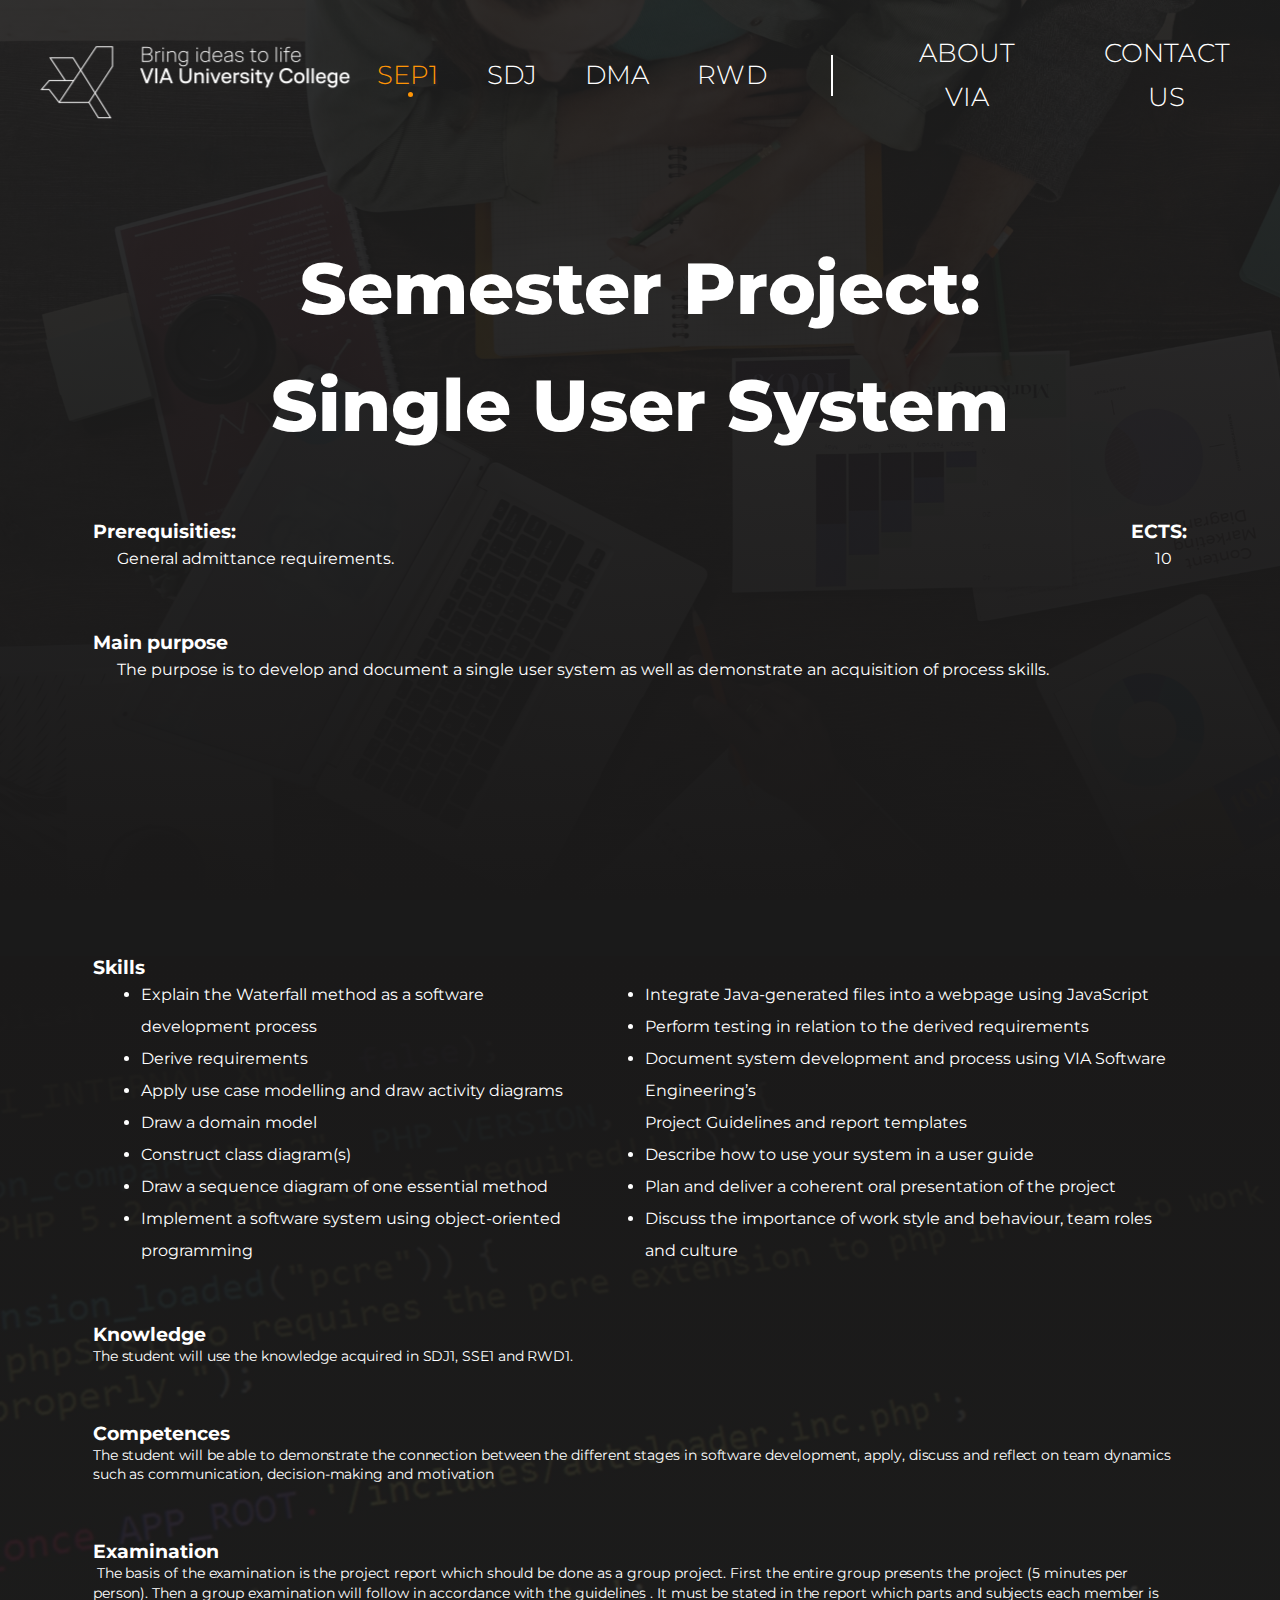
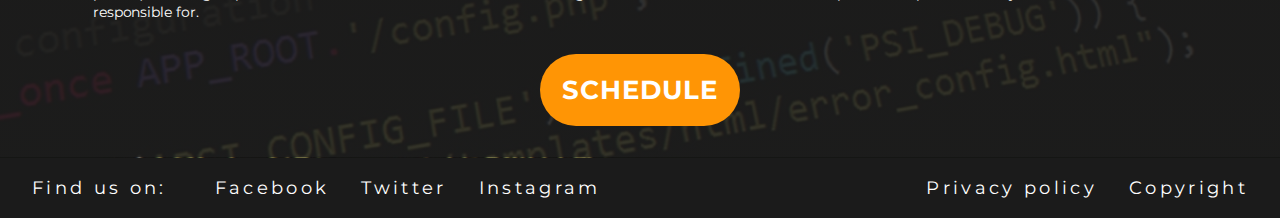
<file: WebSite/sep.html>
<!DOCTYPE html>
<html lang="en">

<head>
  <meta charset="UTF-8">
  <meta http-equiv="X-UA-Compatible" content="IE=edge">
  <meta name="viewport" content="width=device-width, initial-scale=1.0">
  <link rel="stylesheet" href="style.css">
  <title>VIA university college</title>
  <link rel="shortcut icon" type="image/png" href="favicon.ico" />

</head>

<body class="course sep">

  <section id="section1">
    <header class="landing_header">
      <div class="via_logo_wrap">
        <a href="./index.html"><img src="./ArtWork/via_logo.png" alt="Via university college" class="via_logo"></a>
      </div>
      <ul>
        <li><a href="sep.html" class="selected">SEP1</a></li>
        <li><a href="sdj.html">SDJ</a></li>
        <li><a href="dma.html">DMA</a></li>
        <li><a href="rwd.html">RWD</a></li>
      </ul>
      <div class="line"></div>
      <ul>
        <li><a href="aboutVIA.html">ABOUT VIA</a></li>
        <li><a href="contact.html">CONTACT US</a></li>
      </ul>
    </header>

    <div class="landing_hero">
      <h1>Semester Project: <br> Single User System</h1>
    </div>

    <div class="main_content">

      <div class="line_container">
        <div>
          <h3 class="title_sm">Prerequisities: </h3>
          <p class="description">General admittance requirements.</p>
        </div>

        <div>
          <h3 class="title_sm">ECTS: </h3>
          <p class="description">10</p>
        </div>

      </div>

      <h3 class="title_sm">Main purpose</h3>
      <p class="description">
        The purpose is to develop and document a single user system as well as
        demonstrate an acquisition of process skills.
      </p>

    </div>

  </section>

  <section id="section2">
    <div class="main_content">

      <h3 class="title_sm">Skills</h3>
      <div class="line_container">
        <ul>
          <li>Explain the Waterfall method as a software development process</li>
          <li>Derive requirements</li>
          <li>Apply use case modelling and draw activity diagrams</li>
          <li>Draw a domain model</li>
          <li>Construct class diagram(s)</li>
          <li>Draw a sequence diagram of one essential method</li>
          <li>Implement a software system using object-oriented programming</li>
        </ul>

        <ul>
          <li>Integrate Java-generated files into a webpage using JavaScript</li>
          <li>Perform testing in relation to the derived requirements</li>
          <li>Document system development and process using VIA Software Engineering’s <br> Project Guidelines and
            report templates</li>
          <li>Describe how to use your system in a user guide</li>
          <li>Plan and deliver a coherent oral presentation of the project</li>
          <li>Discuss the importance of work style and behaviour, team roles and culture</li>
        </ul>
      </div>

      <h3 class="title_sm">Knowledge</h3>
      <p class="description">
        The student will use the knowledge acquired in SDJ1, SSE1 and RWD1.
      </p>

      <h3 class="title_sm">Competences</h3>
      <p class="description">
        The student will be able to demonstrate the connection between the different stages in software development,
        apply, discuss and reflect on team dynamics such as communication, decision-making and motivation
      </p>

      <h3 class="title_sm">Examination</h3>
      <p class="description">
        ​ The basis of the examination is the project report which should be done as a group project. First the entire
        group presents the project (5 minutes per person). Then a group examination will follow in accordance with the
        guidelines . It must be stated in the report which parts and subjects each member is responsible for.​​
      </p>

      <a href="schedule.html" class="schedule_btn">SCHEDULE</a>

    </div>

  </section>


  <footer>
    <ul class="footer_links">
      <li>
        <p>Find us on: </p>
      </li>
      <li>
        <a href="https://www.facebook.com/viauniversitycollege" target="_blank">Facebook</a>
      </li>
      <li>
        <a href="https://twitter.com/viauniversity" target="_blank">Twitter</a>
      </li>
      <li>
        <a href="https://www.instagram.com/viauniversitycollege/" target="_blank">Instagram</a>
      </li>
    </ul>
    <ul class="footer_policy">

      <li>
        <a href="https://en.via.dk/about-via/privacy-policy" target="_blank">Privacy policy</a>
      </li>
      <li>
        <a href="#" target="_blank">Copyright</a>
      </li>

    </ul>
  </footer>

</body>

</html>
</file>
<file: WebSite/style.css>
@import url('https://fonts.googleapis.com/css2?family=Montserrat&display=swap');

*{
	margin: 0;
	padding: 0;
	font-family: 'Montserrat', sans-serif;

	box-sizing: border-box;
	scroll-behavior: smooth;
}
body {
	background-color: rgb(26, 26, 26);
}

p {
	color: #FFFFFF;
}

#section1{
	background-image:
    linear-gradient(180deg, rgba(30, 30, 30, 0.9) 0%, #1A1919 100%),
    url('./ArtWork/landing_background.jpg'); 
	background-size: cover;
	background-repeat: no-repeat;
	background-position: center;
	min-height: 100vh;
	width: 100%;

	position: relative;


	padding: 0rem 2rem;

}

.paddingBottom{
	padding-bottom: 4rem;
}

#section2{
	background-image:
    linear-gradient(0deg, rgba(30, 30, 30, 0.9) 0%, #1A1919 100%),
    url('./ArtWork/landing_background.jpg');
	background-size: cover;
	background-repeat: no-repeat;
	background-position: center;
	
	width: 100%;

	position: relative;

	padding: 0rem 2rem;

	padding-bottom: 2rem;
}


.contact #section1 {
	background-image: 
		linear-gradient(180deg, rgba(30, 30, 30, 0.9) 0%, #1A1919 100%),
		url('./ArtWork/via_people.jpg');
		
	background-size: cover;
	background-repeat: no-repeat;
	background-position: center;
	min-height: 100vh;
	width: 100%;

	position: relative;


	padding: 0rem 2rem;
}
.contact #section2 {
	background-image: 
		linear-gradient(0deg, rgba(30, 30, 30, 0.9) 0%, #1A1919 100%),
		url('./ArtWork/via_building.jpg');

		background-size: cover;
	background-repeat: no-repeat;
	background-position: center;
	min-height: 100vh;
	width: 100%;

	position: relative;


	padding: 0rem 2rem;
}



.course #section1,
.course #section2 {
	height: auto;
}

.landing_header{
	display: flex;
	justify-content: space-between;
	align-items: center;
}

.landing_header ul{ 
	display: flex;
}

.landing_header ul li{ 
	list-style: none;
	margin-right: 3rem;
}

.landing_header ul li:last-child{ 
	margin-right: 0rem;
}

.landing_header ul li a{ 
	text-decoration: none;

	font-style: normal;
	font-weight: 300;
	font-size: 26px;
	line-height: 44px;
	/* identical to box height */

	text-align: center;
	letter-spacing: 0.005em;

	color: #FFFFFF;
}

.via_logo_wrap{
	flex-grow: 1;
}

.via_logo{
	padding-top: 2rem;
}

.line{
	height: 41px;
	width: 2px;
	margin: 0rem 4rem;
	background-color: #FFFFFF;
}

.landing_hero h1{
	font-style: normal;
	font-weight: 800;
	font-size: 72px;
	line-height: 117px;
	/* identical to box height */

	text-align: center;

	color: #FFFFFF;

	margin-top: 5rem;
}
.landing_hero h4{
	font-style: normal;
	font-weight: normal;
	font-size: 24px;
	line-height: 37px;
	text-align: center;
	

	width: 900px;
	margin: auto;

	color: #FFFFFF;

	margin-top: 1rem;
}
.landing_hero h5{
	font-style: normal;
	font-weight: normal;
	font-size: 20px;
	line-height: 37px;
	text-align: center;

	width: 900px;
	margin: auto;

	color: #FFFFFF;

	margin-top: 1rem;
}

.arrow{
	display: block;

	position: absolute;
	bottom: 40px;
	left: 50%;
	transform: translate(-50%);

	width: 58px;
	height: 57px;

	background-image: url("./ArtWork/arrow_orange.png");
	background-size: contain;
	background-repeat: no-repeat;
	background-position: center;
	-webkit-animation: blinking 1.5s infinite alternate;
	        animation: blinking 1.5s infinite alternate;
}
.arrowwhite{
	display: block;

	position: absolute;
	bottom: 5px;
	left: 50%;
	transform: translate(-50%);

	width: 140px;
	height: 140px;

	background-image: url("./ArtWork/arrow_white.png");
	background-size: contain;
	background-repeat: no-repeat;
	background-position: center;
	-webkit-animation: blinking 1.5s infinite alternate;
	        animation: blinking 1.5s infinite alternate;
}

.meetTeam{
	display: block;

	position: absolute;
	bottom: 650px;
	left: 50%;
	transform: translate(-50%);

	width: 90px;
	height: 90px;

	background-image: url("./ArtWork/meet_team_icon.png");
	background-size: contain;
	background-repeat: no-repeat;
	background-position: center;
}

.darkoIMG{
	display: block;
	z-index: 3;
	position: absolute;
	bottom: 580px;
	left: 28%;
	transform: translate(-50%);

	width: 160px;
	height: 160px;

	background-image: url("./ArtWork/maskgroupDarko.png");
	background-size: contain;
	background-repeat: no-repeat;
	background-position: center;
}
.darkoWh{
	display: block;
	z-index: 1;
	position: absolute;
	bottom: 570px;
	left: 28%;
	transform: translate(-50%);

	width: 180px;
	height: 180px;

	background-image: url("./ArtWork/darkoElipseWH.png");
	background-size: contain;
	background-repeat: no-repeat;
	background-position: center;
}
.davidIMG{
	display: block;
	z-index: 3;
	position: absolute;
	bottom: 580px;
	left: 72%;
	transform: translate(-50%);

	width: 160px;
	height: 160px;

	background-image: url("./ArtWork/maskDavid.png");
	background-size: contain;
	background-repeat: no-repeat;
	background-position: center;
}
.davidWh{
	display: block;
	z-index: 1;
	position: absolute;
	bottom: 570px;
	left: 72%;
	transform: translate(-50%);

	width: 180px;
	height: 180px;

	background-image: url("./ArtWork/darkoElipseWH.png");
	background-size: contain;
	background-repeat: no-repeat;
	background-position: center;
}
.mateuszIMG{
	display: block;
	z-index: 3;
	position: absolute;
	bottom: 180px;
	left: 28%;
	transform: translate(-50%);

	width: 160px;
	height: 160px;

	background-image: url("./ArtWork/maskMateusz.png");
	background-size: contain;
	background-repeat: no-repeat;
	background-position: center;
}
.mateuszWh{
	display: block;
	z-index: 1;
	position: absolute;
	bottom: 170px;
	left: 28%;
	transform: translate(-50%);

	width: 180px;
	height: 180px;

	background-image: url("./ArtWork/darkoElipseWH.png");
	background-size: contain;
	background-repeat: no-repeat;
	background-position: center;
}
.antonIMG{
	display: block;
	z-index: 3;
	position: absolute;
	bottom: 180px;
	left: 72%;
	transform: translate(-50%);

	width: 160px;
	height: 160px;

	background-image: url("./ArtWork/maskAnton.png");
	background-size: contain;
	background-repeat: no-repeat;
	background-position: center;
}
.antonWh{
	display: block;
	z-index: 1;
	position: absolute;
	bottom: 170px;
	left: 72%;
	transform: translate(-50%);

	width: 180px;
	height: 180px;

	background-image: url("./ArtWork/darkoElipseWH.png");
	background-size: contain;
	background-repeat: no-repeat;
	background-position: center;
}
.main_creators {
	width: 90%;
	margin: 0 auto;
}
.first_line_container {
    width: 100%;
    display: flex;
    justify-content: space-between;
	-webkit-margin-before: 2em;
	        margin-block-start: 2em;
    -webkit-margin-after: 2em;
            margin-block-end: 2em;
    -webkit-margin-start: 0px;
            margin-inline-start: 0px;
    -webkit-margin-end: 0px;
            margin-inline-end: 0px;
   position: relative;
   bottom: -120px;
}
.second_line_container {
    width: 100%;
    display: flex;
    justify-content: space-between;
	-webkit-margin-before: 19em;
	        margin-block-start: 19em;
    -webkit-margin-after: 0em;
            margin-block-end: 0em;
    -webkit-margin-start: 0px;
            margin-inline-start: 0px;
    -webkit-margin-end: 0px;
            margin-inline-end: 0px;
    -webkit-padding-start: 0px;
            padding-inline-start: 0px;
}
#section2 p {
	font-style: normal;
	font-weight: normal;
	font-size: 14px !important;
	line-height: 132.4%;
	/* or 48px */

	text-align: center;
	letter-spacing: -0.005em;

	color: #FFFFFF;

	width: 850px;
	margin: auto;

	padding-top: 2rem;
}
.main_creators p{
	line-height: 2rem;
    display: inline;
    /* margin-top: .5em; */
    margin-left: 1.5em;
}




#section2 h4{
	font-style: normal;
	font-weight: normal;
	font-size: 26px;
	line-height: 132.4%;
	/* or 48px */

	text-align: center;
	letter-spacing: -0.005em;

	color: #FFFFFF;

	width: 850px;
	margin: auto;

	padding-top: 2rem;
}



#section2 p:not(.description) {
	font-style: normal;
	font-weight: 300;
	font-size: 24px;
	line-height: 118.88%;
	/* or 43px */

	letter-spacing: 0.03em;

	width: 1100px;

	margin: auto;

	margin-top: 4rem;

	color: #FFFFFF;
}

.top_text{
	background: linear-gradient(to right, #FFFFFF, #45454555);
	-webkit-background-clip: text;
	-webkit-text-fill-color: transparent;
}

.schedule_btn{
	font-style: normal;
	font-weight: bold;
	font-size: 26px;
	line-height: 44px;
	/* identical to box height */

	text-align: center;
	letter-spacing: 0.035em;

	color: #FFFFFF;

	text-decoration: none;

	background: #FF9505;
	padding: 14px 22px;

	border-radius: 100px;

	display: block;
	margin:auto; 
	margin-top: 2rem;
	width: -webkit-fit-content;
	width: -moz-fit-content;
	width: fit-content;
	transition: .3s;
	/* position: absolute;
	bottom: 40px;
	left: 50%;
	transform: translate(-50%); */

}

.schedule_btn:hover {
	background: #ce7e0f;
}

.title_sm {
	color: #FFFFFF;
}


/* footer */

footer{
	width: 100%;
	height: 60px;

	background: #1B1B1B;

	display: flex;
	justify-content: space-between;
	align-items: center;

	padding: 0rem 2rem;
}

footer ul{
	display: flex;
}

footer ul li{
	list-style: none;
}

footer ul li a,
footer p{
	text-decoration: none;

	font-style: normal;
	font-weight: normal;
	font-size: 18px;
	line-height: 22px;
	/* identical to box height */

	text-align: center;
	letter-spacing: 0.185em;

	color: #FFFFFF;
}

.footer_links li{
	margin-right: 2rem;
}

.footer_links li:first-child{
	margin-right: 3rem;
}

.footer_links li:last-child{
	margin-right: 0rem;
}

.footer_policy li{
	margin-right: 2rem;
}

.footer_policy li:last-child{
	margin-right: 0rem;
}

table.greyGridTable {
	width: 100%;
	text-align: center;
	border-collapse: collapse;
  }
  table.greyGridTable td, table.greyGridTable th {
	border: 1px solid #05050557;
	padding: 7px 10px;
  }
  table.greyGridTable tbody td {
	font-size: 13px;
  }
  table.greyGridTable td {
	background: #323232;
	font-size: 12px;
	color: white;
  }

  table.greyGridTable thead {
	background: #585858;
	border-bottom: 4px solid #333333;
  }

  table.greyGridTable .week{
	color: #272727;
  }

  table.greyGridTable thead th {
	font-size: 15px;
	font-weight: bold;
	color: #a8b9f7;
	text-align: center;
	border-left: 2px solid #333333;
  }

  table.greyGridTable .sdj{
	  background: #b7c9ff;
	  color: #323232;
	  border: none;
  }

  table.greyGridTable .dma{
	background: #f58b8b;
	color: #323232;
	border: none;
}

table.greyGridTable .sep{
	background: #effaa8;
	color: #323232;
	border: none;
}

table.greyGridTable .rdw{
	background: #8aa7ff;
	color: #323232;
	border: none;
}

table.greyGridTable .ws{
	background: #f148c4;
	color: #323232;
	border: none;
}


  table.greyGridTable thead th:first-child {
	border-left: none;
  }
  
  table.greyGridTable tfoot td {
	font-size: 14px;
  }


.padding_top_bottom{
	padding-top: 2rem !important;
	padding-bottom: 2rem !important;
}

.My_class .via_logo {
	margin-right: 50%;
  }
  
  .My_section {
	z-index: 5;
	padding-bottom: 3rem;
	
  
	background-image: 
		linear-gradient(180deg, rgba(30, 30, 30, 0.9) 0%, #1A1919 100%),
		url('./ArtWork/via_people.jpg');

  
	background-size: cover;
	background-repeat: no-repeat;
	background-position: center;
	height: 100vh;
	width: 100%;
  
	position: relative;
  
	padding: 0rem 2rem;
  
	text-align: center;
  }
  
  .My_section .landing_hero {
	font-style: normal;
	font-weight: 800;
	font-size: 72px;
	line-height: 117px;
	/* identical to box height */
  
	text-align: center;
  
	color: #ffffff;
  
	margin-top: 5rem;
  }
  
  .My_section .My_main_container {
	display: flex;
	flex-direction: column;
	align-items: center;
  }
  
  .My_class p {
	font-size: 1.4rem;
  }
  .My_section h2 {
	color: #ffffff;
	font-weight: normal;
	font-size: 1.3rem;
	margin-top: 3rem;
  }
  
  .My_section p,
  ul {
	letter-spacing: normal;
	font-weight: normal;
	text-align: center;
	color: #ffffff;
  }
  
  .My_section .p1 {
	margin-top: 5rem;
  
	width: 50%;
  }
  
  .about {
	display: flex;
	flex-direction: column;
	align-items: center;
  }
  
  .about h3 {
	color: #ffffff;
	margin-top: 4rem;
	font-weight: normal;
	font-size: 1.4rem;
  }
  
  .about p {
	color: #ffffff;
	margin-top: 0.5rem;
	width: 80%;
	line-height: 1.5rem;
  }
  
  .My_section2 {
	/* padding-top: 3rem; */
	background-image: 
		linear-gradient(0deg, rgba(30, 30, 30, 0.9) 0%, #1A1919 100%),
		url('./ArtWork/via_building.jpg');

  
	background-size: cover;
	background-repeat: no-repeat;
	background-position: center;
	height: 100vh;
	width: 100%;
	position: relative;
	/* padding: 0rem 2rem; */
	text-align: center;
  }
  
  .My_class {
	height: 100vh;
	font-size: 1.4rem;
  }
  
  .My_section ul {
	font-size: 1.4rem;
  }
  
  .My_section .p2 {
	margin-top: 5rem;
  }
  
  .My_section2 .mail {
	text-decoration: none;
	color: #ff9505;
  }
  
  .My_section2 .p3 {
	margin-bottom: 4rem;
	/* padding-top: 3rem; */
  }
  
  .My_section2 .p3 {
	margin-bottom: 3rem;
  }
  
  .My_section2 .contact1 {
	list-style: none;
	margin-bottom: 4rem;
  }
  
  .My_section2 .official {
	list-style: none;
	margin-bottom: 4rem;
  }
  
  .My_section2 .official li {
	padding-bottom: 1rem;
  }
  
  .My_section2 .contact2 {
	list-style: none;
	margin-bottom: 4rem;
  }
  

	/*Anton Durcak*/

	
.main_content {
	width: 90%;
	margin: 0 auto;
}

.main_content .title_sm {
	margin-top: 3em;
	display: block;
}

.main_content p {
	line-height: 2rem;
	display: inline;
	/* margin-top: .5em; */
	margin-left: 1.5em;
}

.main_content ul {
	margin-left: 1.5em;
	padding-left: 1.5em;
}

.main_content li{
	text-align: left;
	line-height: 2rem;
	color: #fff;
}

.line_container {
	width: 100%;
	display: flex;
	justify-content: space-between;
}

	.sep #section1 {
		background-image: 
			linear-gradient(180deg, rgba(30, 30, 30, 0.9) 0%, #1A1919 100%),
			url('./ArtWork/courses/sep_1.jpg');
	}
	
	.sep #section2 {
		background-image: 
			linear-gradient(0deg, rgba(30, 30, 30, 0.9) 0%, #1A1919 100%),
			url('./ArtWork/courses/sep_2.jpg');
	}
	
	.sdj #section1 {
		background-image: 
			linear-gradient(180deg, rgba(30, 30, 30, 0.9) 0%, #1A1919 100%),
			url('./ArtWork/courses/sdj_1.jpg');
	}
	
	.sdj #section2 {
		background-image: 
			linear-gradient(0deg, rgba(30, 30, 30, 0.9) 0%, #1A1919 100%),
			url('./ArtWork/courses/sdj_2.jpg');
	}
	
	.dma #section1 {
		background-image: 
			linear-gradient(180deg, rgba(30, 30, 30, 0.9) 0%, #1A1919 100%),
			url('./ArtWork/courses/dma_1.jpg');
	}
	
	.dma #section2 {
		background-image: 
			linear-gradient(0deg, rgba(30, 30, 30, 0.9) 0%, #1A1919 100%),
			url('./ArtWork/courses/dma_2.jpg');
	}
	
	.rwd #section1 {
		background-image: 
			linear-gradient(180deg, rgba(30, 30, 30, 0.9) 0%, #1A1919 100%),
			url('./ArtWork/courses/rwd_1.jpg');
	}
	
	.rwd #section2 {
		background-image: 
			linear-gradient(0deg, rgba(30, 30, 30, 0.9) 0%, #1A1919 100%),
			url('./ArtWork/courses/rwd_2.jpg');
	}


	footer a:hover,
.landing_header a:hover {
	color: #FF9505;
	transition: .3s;
}


.selected {
	padding-bottom: .15em;
	/* border-bottom: 1px solid #FF9505; */
	color: #FF9505 !important;
	position: relative;
}

.selected::after {
	content: "";
	position: absolute;
	display: block;
	left: 50%;
	bottom: -2px;
	width: 5px;
	height: 5px;
	background: #FF9505;
	border-radius: 50%;
}
	
@-webkit-keyframes blinking {
	from {
		transform: translate(-50%, 0px);
		opacity: 100%;
	}

	to {
		transform: translate(-50%, 15px);
		opacity: 75%;
	}

}


@keyframes blinking {
	from {
		transform: translate(-50%, 0px);
		opacity: 100%;
	}

	to {
		transform: translate(-50%, 15px);
		opacity: 75%;
	}

}
</file>
